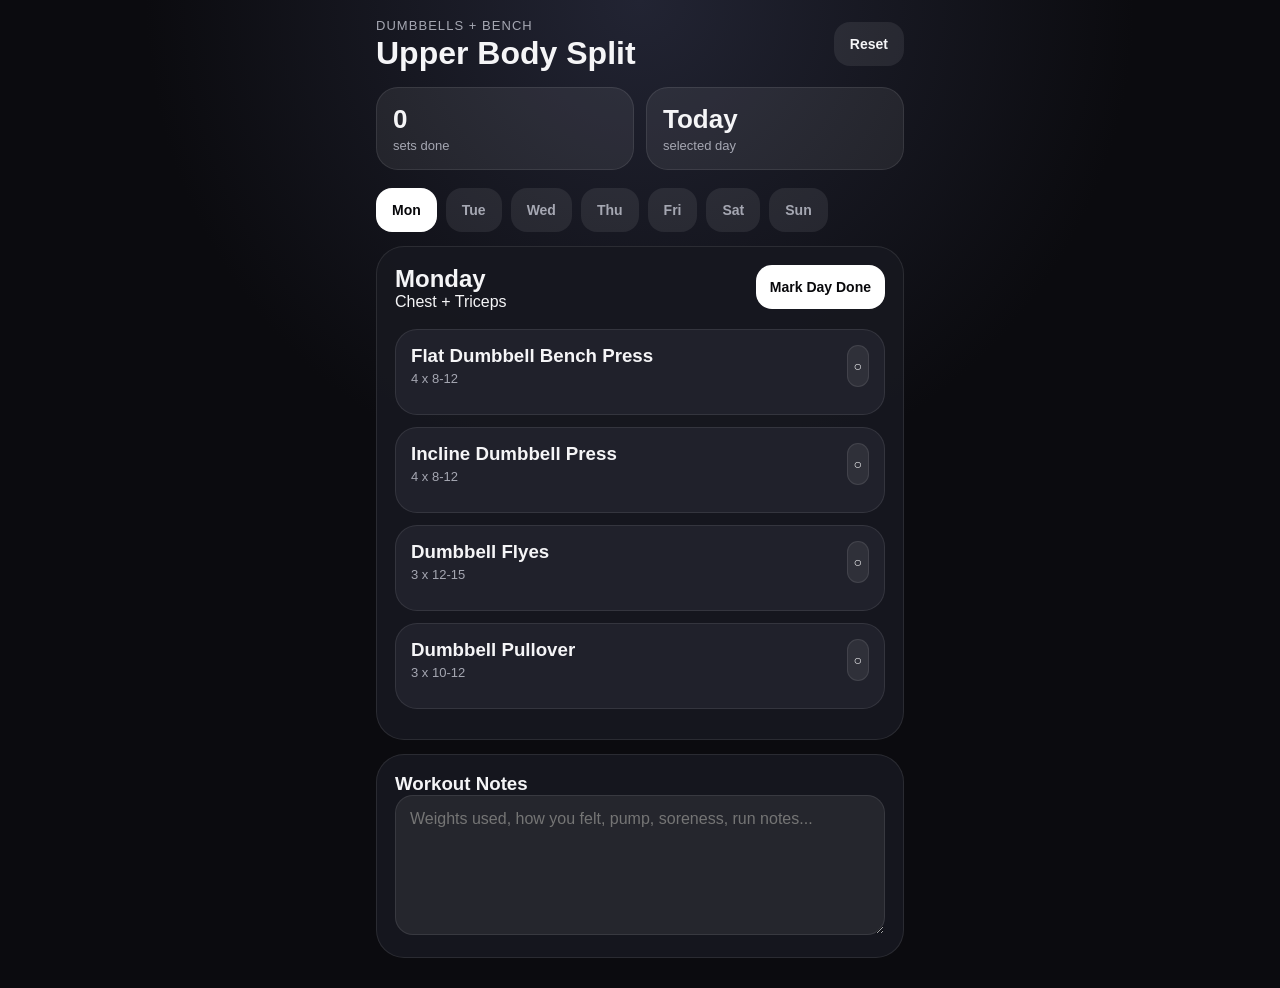
<file: index.html>
<!DOCTYPE html>
<html lang="en">
<head>
  <meta charset="UTF-8" />
  <meta name="viewport" content="width=device-width, initial-scale=1, viewport-fit=cover" />
  <meta name="apple-mobile-web-app-capable" content="yes" />
  <meta name="apple-mobile-web-app-status-bar-style" content="black-translucent" />
  <meta name="apple-mobile-web-app-title" content="Upper Split" />
  <meta name="theme-color" content="#0b0b0f" />
  <link rel="manifest" href="manifest.json" />
  <link rel="apple-touch-icon" href="icon.svg" />
  <link rel="stylesheet" href="style.css" />
  <title>Upper Body Split</title>
</head>
<body>
  <div class="app">
    <header>
      <div>
        <p class="eyebrow">Dumbbells + Bench</p>
        <h1>Upper Body Split</h1>
      </div>
      <button id="resetWeek" class="ghost">Reset</button>
    </header>

    <section class="stats">
      <div>
        <span id="completedCount">0</span>
        <p>sets done</p>
      </div>
      <div>
        <span id="todayName">Today</span>
        <p>selected day</p>
      </div>
    </section>

    <nav id="dayTabs"></nav>

    <main>
      <section class="day-card">
        <div class="day-title-row">
          <div>
            <h2 id="dayTitle"></h2>
            <p id="daySubtitle"></p>
          </div>
          <button id="markDay" class="primary">Mark Day Done</button>
        </div>

        <div id="exerciseList"></div>
      </section>

      <section class="notes-card">
        <h3>Workout Notes</h3>
        <textarea id="notes" placeholder="Weights used, how you felt, pump, soreness, run notes..."></textarea>
      </section>
    </main>
  </div>

  <script src="app.js"></script>
</body>
</html>
</file>
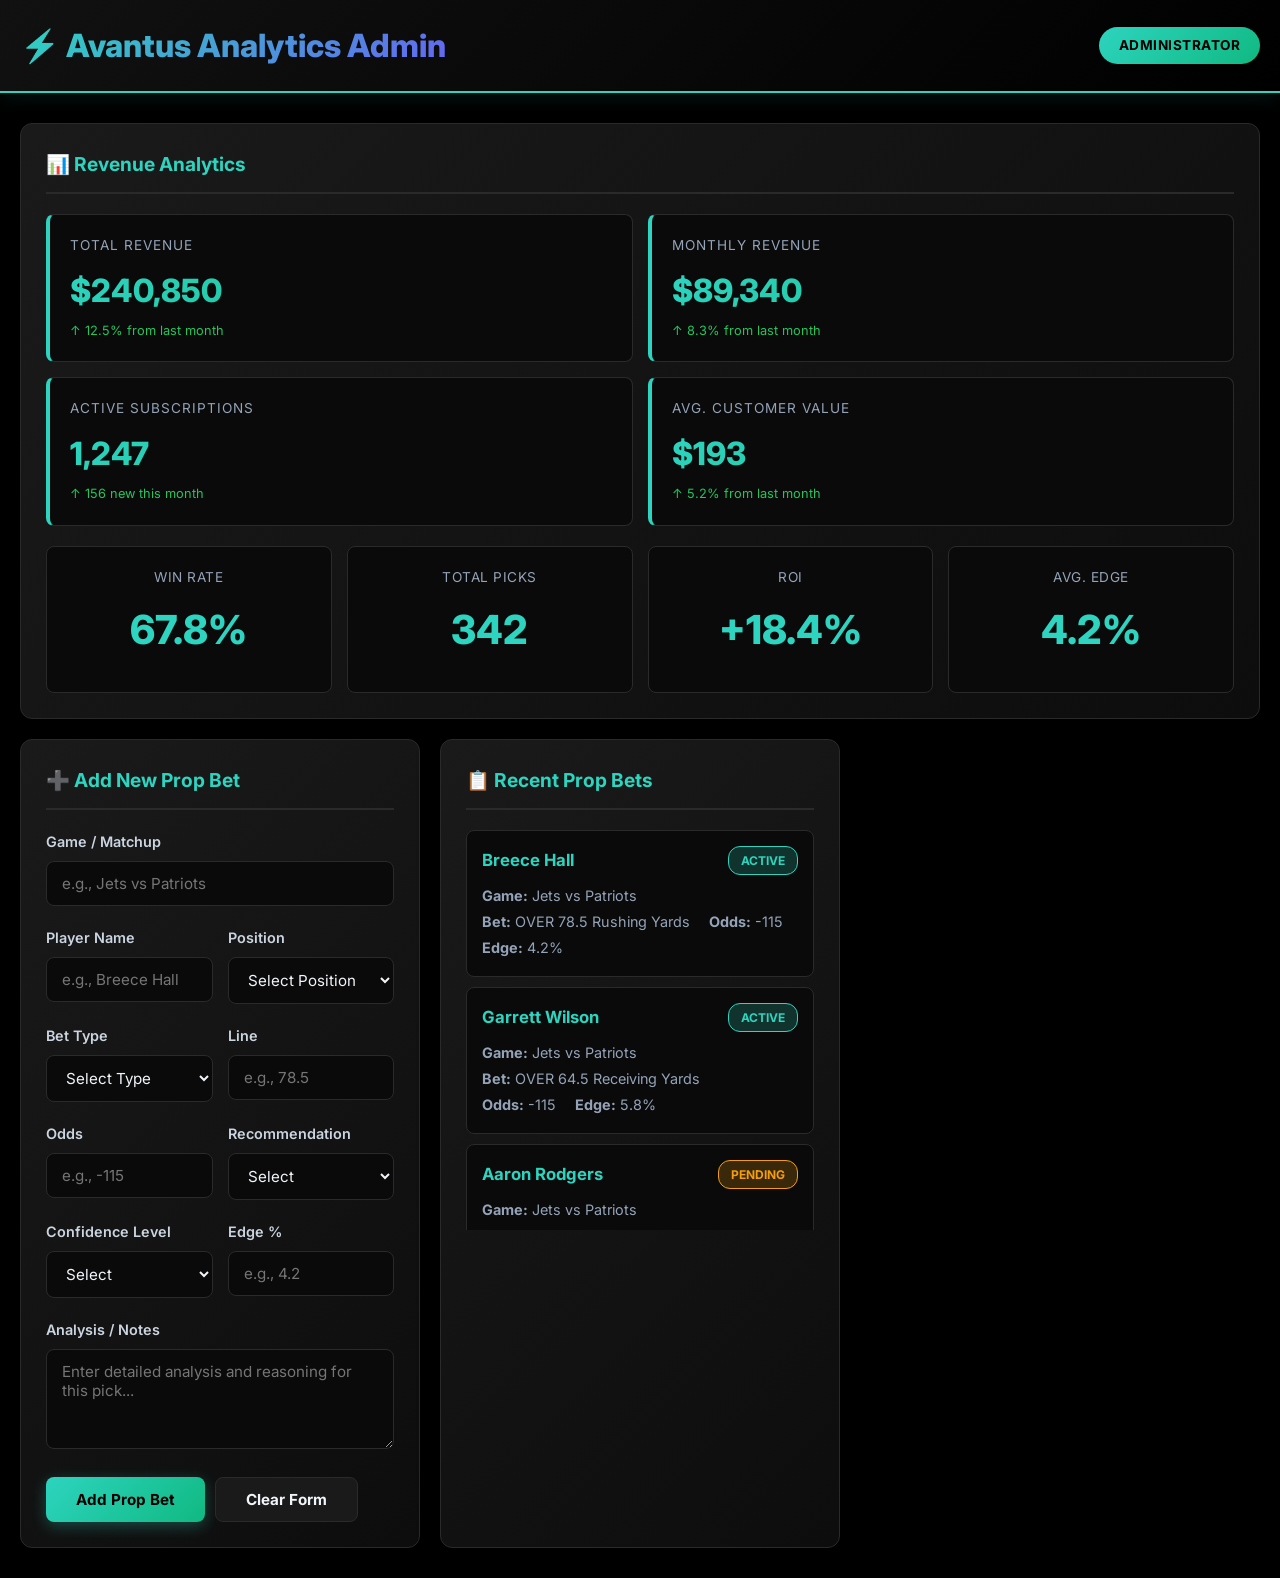
<file: admin.html>
<!DOCTYPE html>
<html lang="en">
<head>
    <meta charset="UTF-8">
    <meta name="viewport" content="width=device-width, initial-scale=1.0">
    <title>Avantus Analytics - Admin Panel</title>
    <link href="https://fonts.googleapis.com/css2?family=Inter:wght@300;400;600;700;800&display=swap" rel="stylesheet">
    <style>
        * {
            margin: 0;
            padding: 0;
            box-sizing: border-box;
        }

        body {
            font-family: 'Inter', -apple-system, BlinkMacSystemFont, 'Segoe UI', sans-serif;
            background: #000000;
            color: #f1f5f9;
            line-height: 1.6;
            min-height: 100vh;
        }

        .admin-header {
            background: linear-gradient(135deg, #111111 0%, #000000 100%);
            border-bottom: 2px solid #2dd4bf;
            padding: 20px 0;
            box-shadow: 0 4px 20px rgba(45, 212, 191, 0.1);
        }

        .container {
            max-width: 1400px;
            margin: 0 auto;
            padding: 0 20px;
        }

        .header-content {
            display: flex;
            justify-content: space-between;
            align-items: center;
        }

        h1 {
            font-size: 2rem;
            font-weight: 800;
            background: linear-gradient(135deg, #2dd4bf 0%, #6366f1 100%);
            -webkit-background-clip: text;
            -webkit-text-fill-color: transparent;
            background-clip: text;
        }

        .admin-badge {
            background: linear-gradient(135deg, #2dd4bf 0%, #10b981 100%);
            color: #000;
            padding: 8px 20px;
            border-radius: 20px;
            font-weight: 700;
            font-size: 0.85rem;
            letter-spacing: 0.5px;
        }

        .dashboard-grid {
            display: grid;
            grid-template-columns: repeat(auto-fit, minmax(300px, 1fr));
            gap: 20px;
            margin: 30px 0;
        }

        .panel {
            background: linear-gradient(135deg, #1a1a1a 0%, #0d0d0d 100%);
            border: 1px solid #2a2a2a;
            border-radius: 12px;
            padding: 25px;
            box-shadow: 0 4px 20px rgba(0, 0, 0, 0.5);
            transition: all 0.3s ease;
        }

        .panel:hover {
            border-color: #2dd4bf;
            box-shadow: 0 6px 30px rgba(45, 212, 191, 0.2);
            transform: translateY(-2px);
        }

        .panel-header {
            font-size: 1.2rem;
            font-weight: 700;
            margin-bottom: 20px;
            padding-bottom: 12px;
            border-bottom: 2px solid #2a2a2a;
            color: #2dd4bf;
        }

        .revenue-stats {
            display: grid;
            grid-template-columns: repeat(2, 1fr);
            gap: 15px;
            margin-bottom: 20px;
        }

        .stat-box {
            background: #0a0a0a;
            border: 1px solid #2a2a2a;
            border-left: 4px solid #2dd4bf;
            padding: 20px;
            border-radius: 8px;
            transition: all 0.3s ease;
        }

        .stat-box:hover {
            border-left-color: #6366f1;
            background: #111111;
        }

        .stat-label {
            font-size: 0.85rem;
            color: #94a3b8;
            text-transform: uppercase;
            letter-spacing: 1px;
            margin-bottom: 8px;
        }

        .stat-value {
            font-size: 2rem;
            font-weight: 800;
            background: linear-gradient(135deg, #2dd4bf 0%, #10b981 100%);
            -webkit-background-clip: text;
            -webkit-text-fill-color: transparent;
            background-clip: text;
        }

        .stat-value.currency::before {
            content: '$';
        }

        .stat-change {
            font-size: 0.8rem;
            margin-top: 5px;
        }

        .stat-change.positive {
            color: #22c55e;
        }

        .stat-change.negative {
            color: #ef4444;
        }

        .form-group {
            margin-bottom: 20px;
        }

        label {
            display: block;
            font-weight: 600;
            margin-bottom: 8px;
            color: #cbd5e1;
            font-size: 0.9rem;
        }

        input, select, textarea {
            width: 100%;
            padding: 12px 15px;
            background: #0a0a0a;
            border: 1px solid #2a2a2a;
            border-radius: 8px;
            color: #f1f5f9;
            font-family: 'Inter', sans-serif;
            font-size: 0.95rem;
            transition: all 0.3s ease;
        }

        input:focus, select:focus, textarea:focus {
            outline: none;
            border-color: #2dd4bf;
            box-shadow: 0 0 0 3px rgba(45, 212, 191, 0.1);
        }

        textarea {
            resize: vertical;
            min-height: 100px;
        }

        .form-row {
            display: grid;
            grid-template-columns: repeat(2, 1fr);
            gap: 15px;
        }

        .btn {
            padding: 12px 30px;
            border: none;
            border-radius: 8px;
            font-weight: 700;
            font-size: 0.95rem;
            cursor: pointer;
            transition: all 0.3s ease;
            font-family: 'Inter', sans-serif;
        }

        .btn-primary {
            background: linear-gradient(135deg, #2dd4bf 0%, #10b981 100%);
            color: #000;
            box-shadow: 0 4px 15px rgba(45, 212, 191, 0.3);
        }

        .btn-primary:hover {
            transform: translateY(-2px);
            box-shadow: 0 6px 25px rgba(45, 212, 191, 0.4);
        }

        .btn-secondary {
            background: #1a1a1a;
            color: #f1f5f9;
            border: 1px solid #2a2a2a;
        }

        .btn-secondary:hover {
            background: #2a2a2a;
            border-color: #6366f1;
        }

        .btn-group {
            display: flex;
            gap: 10px;
            margin-top: 20px;
        }

        .recent-bets {
            max-height: 400px;
            overflow-y: auto;
        }

        .bet-item {
            background: #0a0a0a;
            border: 1px solid #2a2a2a;
            border-radius: 8px;
            padding: 15px;
            margin-bottom: 10px;
            transition: all 0.3s ease;
        }

        .bet-item:hover {
            border-color: #2dd4bf;
            background: #111111;
        }

        .bet-header {
            display: flex;
            justify-content: space-between;
            align-items: center;
            margin-bottom: 8px;
        }

        .bet-player {
            font-weight: 700;
            color: #2dd4bf;
            font-size: 1.05rem;
        }

        .bet-status {
            padding: 4px 12px;
            border-radius: 12px;
            font-size: 0.75rem;
            font-weight: 700;
            text-transform: uppercase;
        }

        .status-active {
            background: rgba(45, 212, 191, 0.2);
            color: #2dd4bf;
            border: 1px solid #2dd4bf;
        }

        .status-pending {
            background: rgba(245, 158, 11, 0.2);
            color: #f59e0b;
            border: 1px solid #f59e0b;
        }

        .bet-details {
            font-size: 0.9rem;
            color: #94a3b8;
            line-height: 1.8;
        }

        .bet-details span {
            display: inline-block;
            margin-right: 15px;
        }

        .chart-placeholder {
            background: #0a0a0a;
            border: 1px solid #2a2a2a;
            border-radius: 8px;
            padding: 40px;
            text-align: center;
            color: #64748b;
            min-height: 250px;
            display: flex;
            align-items: center;
            justify-content: center;
        }

        .full-width {
            grid-column: 1 / -1;
        }

        .metrics-grid {
            display: grid;
            grid-template-columns: repeat(auto-fit, minmax(200px, 1fr));
            gap: 15px;
        }

        .metric-card {
            background: #0a0a0a;
            border: 1px solid #2a2a2a;
            padding: 20px;
            border-radius: 8px;
            text-align: center;
            transition: all 0.3s ease;
        }

        .metric-card:hover {
            border-color: #2dd4bf;
            transform: translateY(-2px);
        }

        .metric-value {
            font-size: 2.5rem;
            font-weight: 800;
            color: #2dd4bf;
            margin: 10px 0;
        }

        .metric-label {
            font-size: 0.85rem;
            color: #94a3b8;
            text-transform: uppercase;
            letter-spacing: 0.5px;
        }

        @media (max-width: 768px) {
            .form-row {
                grid-template-columns: 1fr;
            }

            .revenue-stats {
                grid-template-columns: 1fr;
            }

            .dashboard-grid {
                grid-template-columns: 1fr;
            }

            h1 {
                font-size: 1.5rem;
            }

            .header-content {
                flex-direction: column;
                gap: 15px;
            }
        }

        /* Scrollbar Styling */
        ::-webkit-scrollbar {
            width: 8px;
        }

        ::-webkit-scrollbar-track {
            background: #0a0a0a;
        }

        ::-webkit-scrollbar-thumb {
            background: #2a2a2a;
            border-radius: 4px;
        }

        ::-webkit-scrollbar-thumb:hover {
            background: #2dd4bf;
        }

        .success-message {
            background: rgba(34, 197, 94, 0.1);
            border: 1px solid #22c55e;
            color: #22c55e;
            padding: 15px;
            border-radius: 8px;
            margin-bottom: 20px;
            display: none;
        }

        .success-message.show {
            display: block;
        }
    </style>
</head>
<body>
    <header class="admin-header">
        <div class="container">
            <div class="header-content">
                <h1>⚡ Avantus Analytics Admin</h1>
                <div class="admin-badge">ADMINISTRATOR</div>
            </div>
        </div>
    </header>

    <main class="container">
        <!-- Revenue Analytics Section -->
        <div class="dashboard-grid" style="margin-top: 30px;">
            <div class="panel full-width">
                <div class="panel-header">📊 Revenue Analytics</div>
                <div class="revenue-stats">
                    <div class="stat-box">
                        <div class="stat-label">Total Revenue</div>
                        <div class="stat-value currency">240,850</div>
                        <div class="stat-change positive">↑ 12.5% from last month</div>
                    </div>
                    <div class="stat-box">
                        <div class="stat-label">Monthly Revenue</div>
                        <div class="stat-value currency">89,340</div>
                        <div class="stat-change positive">↑ 8.3% from last month</div>
                    </div>
                    <div class="stat-box">
                        <div class="stat-label">Active Subscriptions</div>
                        <div class="stat-value">1,247</div>
                        <div class="stat-change positive">↑ 156 new this month</div>
                    </div>
                    <div class="stat-box">
                        <div class="stat-label">Avg. Customer Value</div>
                        <div class="stat-value currency">193</div>
                        <div class="stat-change positive">↑ 5.2% from last month</div>
                    </div>
                </div>
                <div class="metrics-grid">
                    <div class="metric-card">
                        <div class="metric-label">Win Rate</div>
                        <div class="metric-value">67.8%</div>
                    </div>
                    <div class="metric-card">
                        <div class="metric-label">Total Picks</div>
                        <div class="metric-value">342</div>
                    </div>
                    <div class="metric-card">
                        <div class="metric-label">ROI</div>
                        <div class="metric-value">+18.4%</div>
                    </div>
                    <div class="metric-card">
                        <div class="metric-label">Avg. Edge</div>
                        <div class="metric-value">4.2%</div>
                    </div>
                </div>
            </div>

            <!-- Add Prop Bet Form -->
            <div class="panel">
                <div class="panel-header">➕ Add New Prop Bet</div>
                <div id="successMessage" class="success-message">
                    ✓ Prop bet added successfully!
                </div>
                <form id="propBetForm">
                    <div class="form-group">
                        <label for="game">Game / Matchup</label>
                        <input type="text" id="game" name="game" placeholder="e.g., Jets vs Patriots" required>
                    </div>

                    <div class="form-row">
                        <div class="form-group">
                            <label for="player">Player Name</label>
                            <input type="text" id="player" name="player" placeholder="e.g., Breece Hall" required>
                        </div>
                        <div class="form-group">
                            <label for="position">Position</label>
                            <select id="position" name="position" required>
                                <option value="">Select Position</option>
                                <option value="QB">QB</option>
                                <option value="RB">RB</option>
                                <option value="WR">WR</option>
                                <option value="TE">TE</option>
                                <option value="K">K</option>
                                <option value="DEF">DEF</option>
                            </select>
                        </div>
                    </div>

                    <div class="form-row">
                        <div class="form-group">
                            <label for="betType">Bet Type</label>
                            <select id="betType" name="betType" required>
                                <option value="">Select Type</option>
                                <option value="Rushing Yards">Rushing Yards</option>
                                <option value="Passing Yards">Passing Yards</option>
                                <option value="Receiving Yards">Receiving Yards</option>
                                <option value="Touchdowns">Touchdowns</option>
                                <option value="Receptions">Receptions</option>
                                <option value="Field Goals">Field Goals</option>
                                <option value="Points">Points</option>
                                <option value="Other">Other</option>
                            </select>
                        </div>
                        <div class="form-group">
                            <label for="line">Line</label>
                            <input type="text" id="line" name="line" placeholder="e.g., 78.5" required>
                        </div>
                    </div>

                    <div class="form-row">
                        <div class="form-group">
                            <label for="odds">Odds</label>
                            <input type="text" id="odds" name="odds" placeholder="e.g., -115" required>
                        </div>
                        <div class="form-group">
                            <label for="recommendation">Recommendation</label>
                            <select id="recommendation" name="recommendation" required>
                                <option value="">Select</option>
                                <option value="OVER">OVER</option>
                                <option value="UNDER">UNDER</option>
                            </select>
                        </div>
                    </div>

                    <div class="form-row">
                        <div class="form-group">
                            <label for="confidence">Confidence Level</label>
                            <select id="confidence" name="confidence" required>
                                <option value="">Select</option>
                                <option value="Best Bet">Best Bet ⭐⭐⭐</option>
                                <option value="Strong">Strong ⭐⭐</option>
                                <option value="Value">Value ⭐</option>
                            </select>
                        </div>
                        <div class="form-group">
                            <label for="edge">Edge %</label>
                            <input type="text" id="edge" name="edge" placeholder="e.g., 4.2" required>
                        </div>
                    </div>

                    <div class="form-group">
                        <label for="analysis">Analysis / Notes</label>
                        <textarea id="analysis" name="analysis" placeholder="Enter detailed analysis and reasoning for this pick..."></textarea>
                    </div>

                    <div class="btn-group">
                        <button type="submit" class="btn btn-primary">Add Prop Bet</button>
                        <button type="reset" class="btn btn-secondary">Clear Form</button>
                    </div>
                </form>
            </div>

            <!-- Recent Prop Bets -->
            <div class="panel">
                <div class="panel-header">📋 Recent Prop Bets</div>
                <div class="recent-bets">
                    <div class="bet-item">
                        <div class="bet-header">
                            <div class="bet-player">Breece Hall</div>
                            <div class="bet-status status-active">Active</div>
                        </div>
                        <div class="bet-details">
                            <span><strong>Game:</strong> Jets vs Patriots</span>
                            <span><strong>Bet:</strong> OVER 78.5 Rushing Yards</span>
                            <span><strong>Odds:</strong> -115</span>
                            <span><strong>Edge:</strong> 4.2%</span>
                        </div>
                    </div>

                    <div class="bet-item">
                        <div class="bet-header">
                            <div class="bet-player">Garrett Wilson</div>
                            <div class="bet-status status-active">Active</div>
                        </div>
                        <div class="bet-details">
                            <span><strong>Game:</strong> Jets vs Patriots</span>
                            <span><strong>Bet:</strong> OVER 64.5 Receiving Yards</span>
                            <span><strong>Odds:</strong> -115</span>
                            <span><strong>Edge:</strong> 5.8%</span>
                        </div>
                    </div>

                    <div class="bet-item">
                        <div class="bet-header">
                            <div class="bet-player">Aaron Rodgers</div>
                            <div class="bet-status status-pending">Pending</div>
                        </div>
                        <div class="bet-details">
                            <span><strong>Game:</strong> Jets vs Patriots</span>
                            <span><strong>Bet:</strong> OVER 1.5 Passing TDs</span>
                            <span><strong>Odds:</strong> +105</span>
                            <span><strong>Edge:</strong> 3.5%</span>
                        </div>
                    </div>

                    <div class="bet-item">
                        <div class="bet-header">
                            <div class="bet-player">Rhamondre Stevenson</div>
                            <div class="bet-status status-active">Active</div>
                        </div>
                        <div class="bet-details">
                            <span><strong>Game:</strong> Jets vs Patriots</span>
                            <span><strong>Bet:</strong> UNDER 68.5 Rushing Yards</span>
                            <span><strong>Odds:</strong> -110</span>
                            <span><strong>Edge:</strong> 2.8%</span>
                        </div>
                    </div>
                </div>
            </div>
        </div>
    </main>

    <script>
        // Form submission handler
        document.getElementById('propBetForm').addEventListener('submit', function(e) {
            e.preventDefault();

            // Get form data
            const formData = new FormData(this);
            const betData = {};
            formData.forEach((value, key) => {
                betData[key] = value;
            });

            // Log the data (in production, this would send to backend)
            console.log('New Prop Bet:', betData);

            // Show success message
            const successMessage = document.getElementById('successMessage');
            successMessage.classList.add('show');

            // Add new bet to recent bets (prepend)
            const recentBets = document.querySelector('.recent-bets');
            const newBetItem = document.createElement('div');
            newBetItem.className = 'bet-item';
            newBetItem.innerHTML = `
                <div class="bet-header">
                    <div class="bet-player">${betData.player}</div>
                    <div class="bet-status status-pending">Pending</div>
                </div>
                <div class="bet-details">
                    <span><strong>Game:</strong> ${betData.game}</span>
                    <span><strong>Bet:</strong> ${betData.recommendation} ${betData.line} ${betData.betType}</span>
                    <span><strong>Odds:</strong> ${betData.odds}</span>
                    <span><strong>Edge:</strong> ${betData.edge}%</span>
                </div>
            `;
            recentBets.insertBefore(newBetItem, recentBets.firstChild);

            // Reset form
            this.reset();

            // Hide success message after 3 seconds
            setTimeout(() => {
                successMessage.classList.remove('show');
            }, 3000);
        });

        // Add animation on scroll
        const panels = document.querySelectorAll('.panel');
        const observerOptions = {
            threshold: 0.1,
            rootMargin: '0px 0px -50px 0px'
        };

        const observer = new IntersectionObserver(function(entries) {
            entries.forEach(entry => {
                if (entry.isIntersecting) {
                    entry.target.style.opacity = '1';
                    entry.target.style.transform = 'translateY(0)';
                }
            });
        }, observerOptions);

        panels.forEach(panel => {
            panel.style.opacity = '0';
            panel.style.transform = 'translateY(20px)';
            panel.style.transition = 'all 0.6s ease';
            observer.observe(panel);
        });
    </script>
</body>
</html>
</file>
<file: style.css>
:root {
  --bg: #0b0b0f;
  --card: #171820;
  --card2: #20212b;
  --text: #f5f5f7;
  --muted: #a5a7b2;
  --accent: #ffffff;
  --border: rgba(255,255,255,.09);
  --green: #38d982;
}
* { box-sizing: border-box; }
body {
  margin: 0;
  background: radial-gradient(circle at top, #222433 0%, var(--bg) 42%);
  color: var(--text);
  font-family: -apple-system, BlinkMacSystemFont, Arial, sans-serif;
  min-height: 100vh;
  padding-bottom: env(safe-area-inset-bottom);
}
.app { max-width: 560px; margin: 0 auto; padding: max(18px, env(safe-area-inset-top)) 16px 30px; }
header { display:flex; align-items:center; justify-content:space-between; gap:12px; margin-bottom:18px; }
.eyebrow { color: var(--muted); margin:0 0 4px; font-size:13px; letter-spacing:.08em; text-transform:uppercase; }
h1,h2,h3,p { margin:0; }
h1 { font-size:32px; line-height:1; }
button { border:0; border-radius:16px; font-weight:700; cursor:pointer; font-size:14px; min-height:44px; }
.ghost { background: rgba(255,255,255,.08); color: var(--text); padding:0 16px; }
.primary { background: var(--accent); color:#08080b; padding:0 14px; }
.stats { display:grid; grid-template-columns:1fr 1fr; gap:12px; margin-bottom:14px; }
.stats div { background: rgba(255,255,255,.07); border:1px solid var(--border); border-radius:22px; padding:16px; }
.stats span { font-size:26px; font-weight:800; }
.stats p { color:var(--muted); font-size:13px; margin-top:3px; }
nav { display:flex; gap:9px; overflow-x:auto; padding:4px 0 14px; scrollbar-width:none; }
nav::-webkit-scrollbar { display:none; }
.tab { background: rgba(255,255,255,.08); color:var(--muted); padding:0 16px; flex:0 0 auto; }
.tab.active { background:var(--accent); color:#08080b; }
.day-card,.notes-card { background: rgba(23,24,32,.92); border:1px solid var(--border); border-radius:28px; padding:18px; }
.day-title-row { display:flex; justify-content:space-between; gap:12px; align-items:flex-start; margin-bottom:18px; }
.exercise { background: var(--card2); border:1px solid var(--border); border-radius:22px; padding:15px; margin-bottom:12px; }
.exercise-top { display:flex; justify-content:space-between; margin-bottom:12px; }
.exercise p { color:var(--muted); font-size:13px; margin-top:4px; }
.sets { display:grid; grid-template-columns:repeat(5,1fr); gap:8px; }
.set-box { min-height:42px; border-radius:14px; background: rgba(255,255,255,.07); border:1px solid var(--border); color:var(--text); display:grid; place-items:center; font-weight:800; }
.set-box.done { background: var(--green); color:#061108; }
.notes-card { margin-top:14px; }
textarea { width:100%; min-height:140px; border-radius:18px; border:1px solid var(--border); background: rgba(255,255,255,.07); color:var(--text); padding:14px; font:inherit; }
</file>
